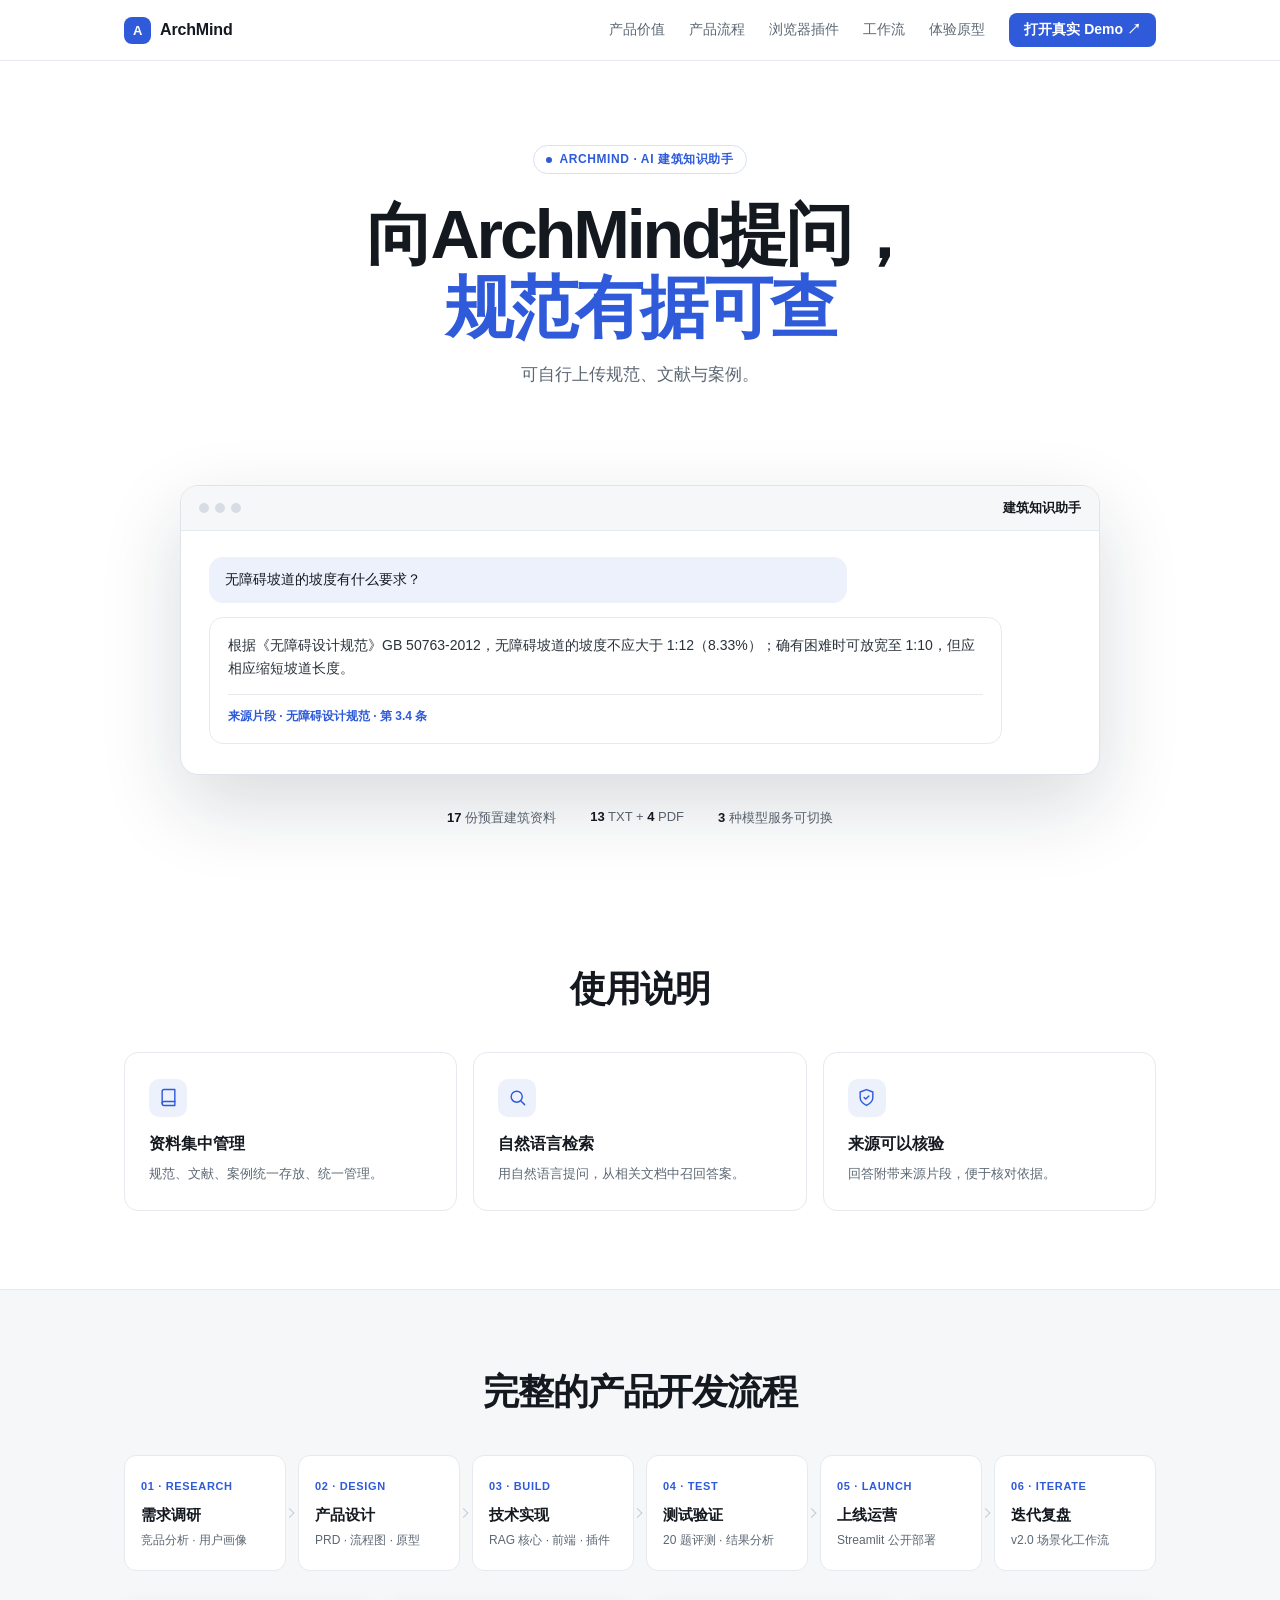
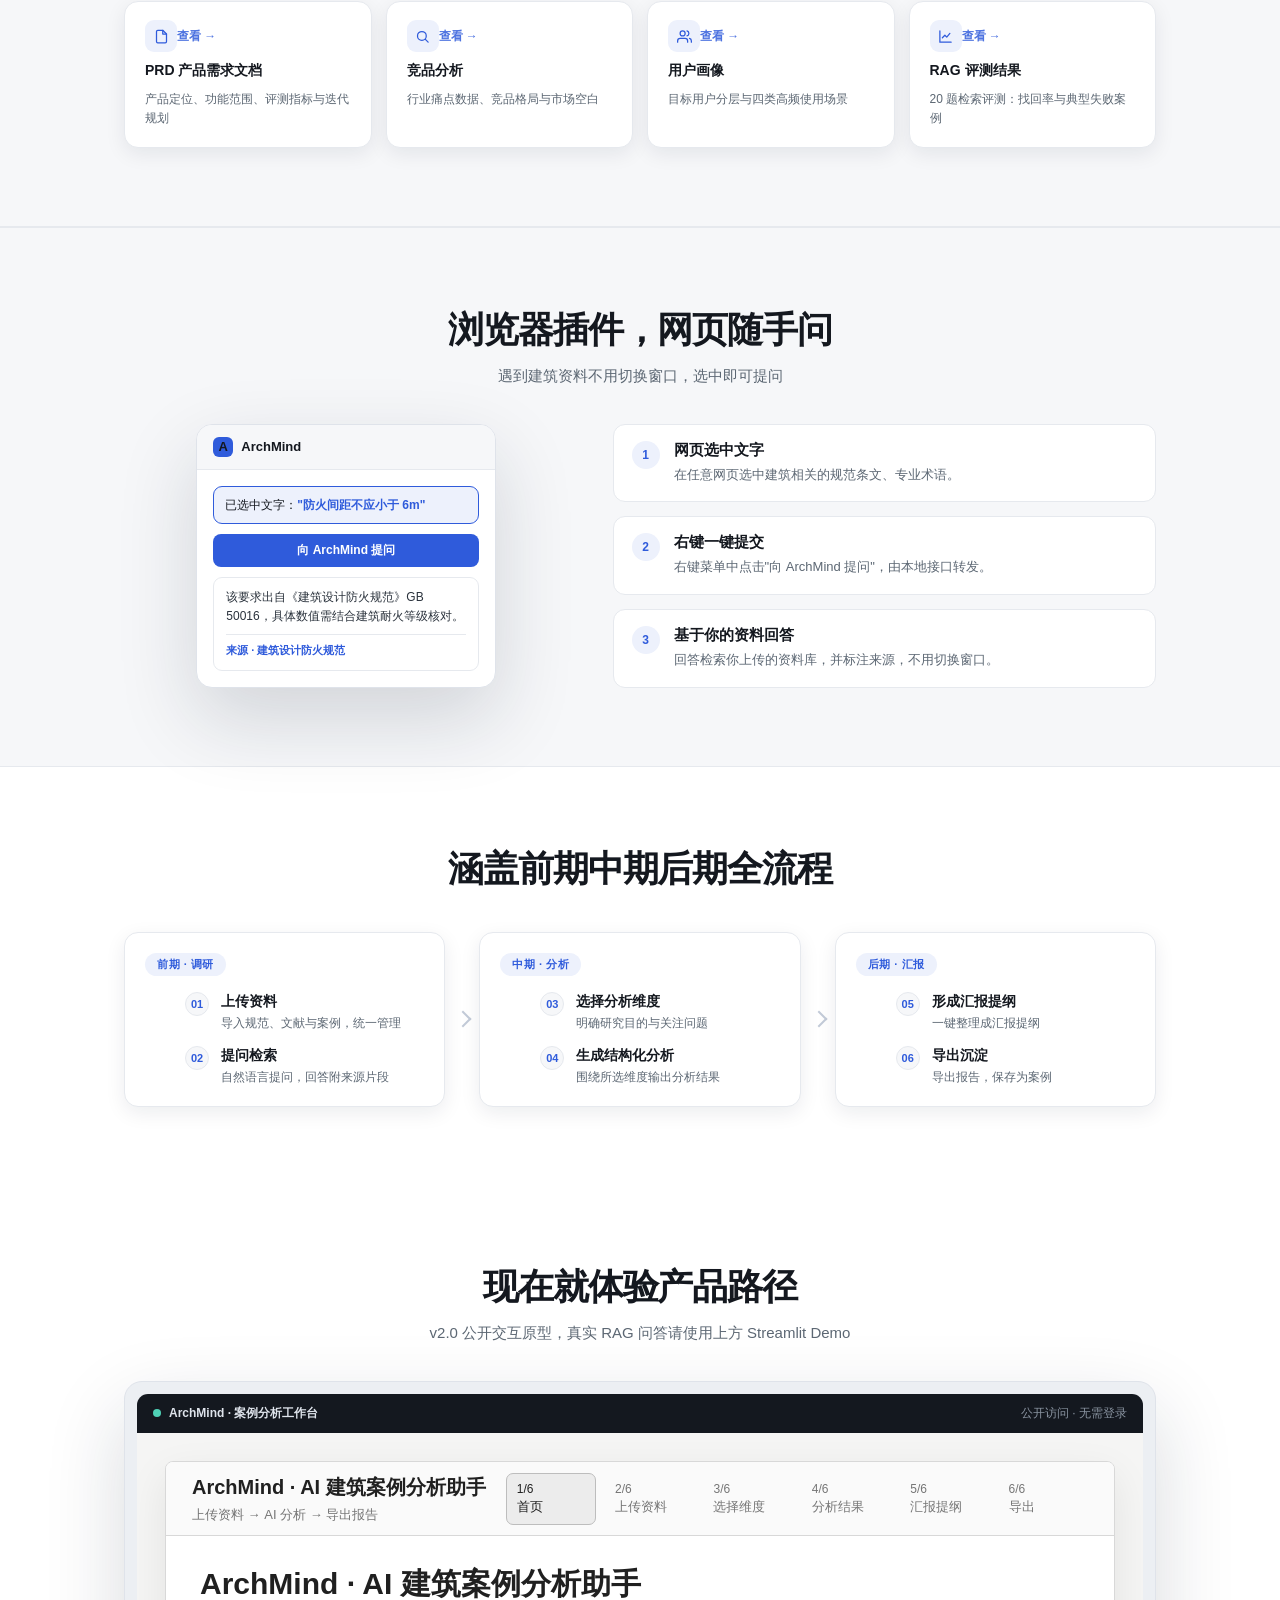
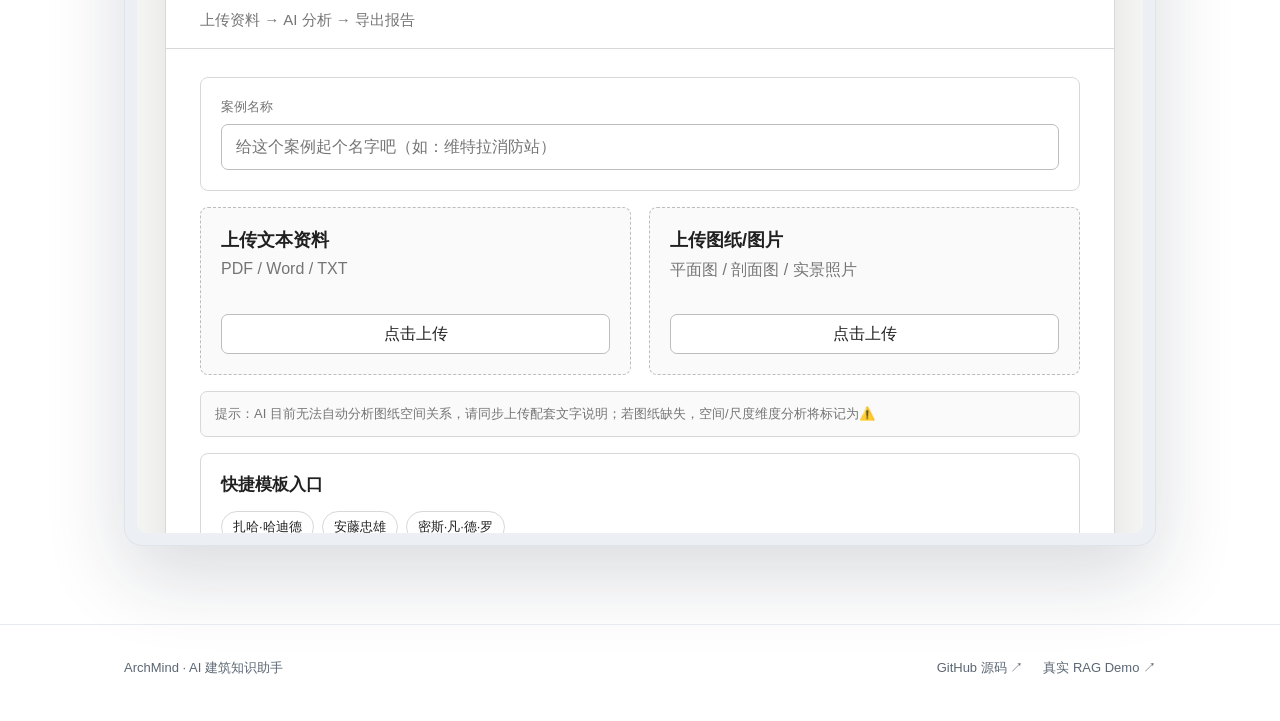
<file: index.html>
<!doctype html>
<html lang="zh-CN">
<head>
  <meta charset="utf-8">
  <meta name="viewport" content="width=device-width, initial-scale=1">
  <meta name="description" content="ArchMind AI 建筑知识助手：面向建筑规范、文献和案例资料的检索与分析工作流。">
  <title>ArchMind · AI 建筑知识助手</title>
  <style>
    :root {
      --ink: #14181f;
      --muted: #5c6773;
      --faint: #8a94a1;
      --line: #e6e9ee;
      --bg: #ffffff;
      --bg-soft: #f6f7f9;
      --blue: #2f5bdb;
      --blue-deep: #2447ad;
      --blue-soft: #edf1fc;
      --shadow-lg: 0 30px 80px rgba(18, 28, 48, .16);
      --shadow-sm: 0 6px 20px rgba(18, 28, 48, .08);
    }
    * { box-sizing: border-box; margin: 0; }
    html { scroll-behavior: smooth; }
    body {
      color: var(--ink);
      background: var(--bg);
      font-family: -apple-system, BlinkMacSystemFont, "SF Pro Display", "PingFang SC", "Microsoft YaHei", sans-serif;
      -webkit-font-smoothing: antialiased;
    }
    a { color: inherit; text-decoration: none; }
    .wrap { max-width: 1080px; margin: 0 auto; padding: 0 24px; }

    /* ===== 导航 ===== */
    .nav {
      position: sticky; top: 0; z-index: 30;
      background: rgba(255, 255, 255, .86);
      border-bottom: 1px solid var(--line);
      backdrop-filter: blur(14px);
    }
    .nav-inner { height: 60px; display: flex; align-items: center; justify-content: space-between; gap: 20px; }
    .logo { display: flex; align-items: center; gap: 9px; font-weight: 800; letter-spacing: -.01em; }
    .logo-mark {
      width: 27px; height: 27px; display: grid; place-items: center;
      border-radius: 8px; background: var(--blue); color: #fff; font-size: 13px; font-weight: 800;
    }
    .nav-links { display: flex; align-items: center; gap: 24px; color: var(--muted); font-size: 14px; font-weight: 500; }
    .nav-links a:hover { color: var(--ink); }
    .nav-cta { padding: 8px 15px; border-radius: 8px; color: #fff; background: var(--blue); font-weight: 650; }
    .nav-cta:hover { background: var(--blue-deep); }

    /* ===== Hero ===== */
    .hero { padding: 84px 0 60px; text-align: center; }
    .eyebrow {
      display: inline-flex; align-items: center; gap: 7px;
      padding: 5px 12px; border: 1px solid #d7e0f6; border-radius: 999px;
      color: var(--blue); font-size: 12px; font-weight: 650; letter-spacing: .05em;
    }
    .eyebrow i { width: 6px; height: 6px; border-radius: 50%; background: var(--blue); }
    h1 {
      margin: 24px auto 16px; max-width: 760px;
      font-size: clamp(42px, 6vw, 68px); line-height: 1.08; letter-spacing: -.045em;
      color: var(--ink); font-weight: 800;
    }
    h1 span { color: var(--blue); }
    .hero-sub { max-width: 520px; margin: 0 auto; color: var(--muted); font-size: 17px; line-height: 1.65; }
    .hero-actions { display: flex; justify-content: center; gap: 12px; margin-top: 32px; }
    .button {
      display: inline-flex; align-items: center; justify-content: center;
      min-height: 46px; padding: 0 22px; border-radius: 10px;
      font-size: 14px; font-weight: 700; transition: transform .16s, box-shadow .16s, background .16s;
    }
    .button:hover { transform: translateY(-1px); }
    .button.primary { color: #fff; background: var(--blue); box-shadow: 0 10px 24px rgba(47, 91, 219, .22); }
    .button.primary:hover { background: var(--blue-deep); }
    .button.ghost { color: var(--ink); border: 1px solid var(--line); background: var(--bg); }
    .button.ghost:hover { background: var(--bg-soft); }

    /* ===== 产品工作台示意 ===== */
    .app-showcase { position: relative; margin: 64px auto 0; max-width: 920px; text-align: left; }
    .app-window {
      border: 1px solid #dfe3ea; border-radius: 18px; background: var(--bg);
      box-shadow: var(--shadow-lg); overflow: hidden;
    }
    .app-bar {
      display: flex; align-items: center; justify-content: space-between;
      padding: 13px 18px; border-bottom: 1px solid var(--line); background: var(--bg-soft);
    }
    .dots { display: flex; gap: 6px; }
    .dots i { width: 10px; height: 10px; border-radius: 50%; background: #d8dde5; }
    .app-title { color: var(--ink); font-size: 13px; font-weight: 650; }
    .model-tag { padding: 4px 10px; border-radius: 999px; color: var(--blue); background: var(--blue-soft); font-size: 12px; font-weight: 650; }
    .app-body { padding: 26px 28px 30px; display: grid; gap: 14px; }
    .chat-q { max-width: 74%; padding: 12px 16px; border-radius: 14px; background: var(--blue-soft); color: var(--ink); font-size: 14px; line-height: 1.55; }
    .chat-a { max-width: 92%; padding: 16px 18px; border: 1px solid var(--line); border-radius: 14px; background: var(--bg); font-size: 14px; line-height: 1.7; color: #2a323c; }
    .chat-a .src {
      margin-top: 13px; padding-top: 11px; border-top: 1px solid var(--line);
      color: var(--blue); font-size: 12px; font-weight: 650;
    }
    .hero-stats {
      display: flex; justify-content: center; gap: 34px; margin-top: 34px;
      color: var(--muted); font-size: 13px;
    }
    .hero-stats b { color: var(--ink); font-weight: 750; }

    /* ===== 区块通用 ===== */
    .section { padding: 78px 0; }
    .section-head { margin-bottom: 38px; text-align: center; }
    .section-head h2 { font-size: clamp(26px, 3.2vw, 36px); letter-spacing: -.03em; color: var(--ink); font-weight: 800; }
    .section-head p { margin-top: 12px; color: var(--muted); font-size: 15px; }

    /* ===== 价值三卡 ===== */
    .value-grid { display: grid; grid-template-columns: repeat(3, 1fr); gap: 16px; }
    .value-card { padding: 26px 24px; border: 1px solid var(--line); border-radius: 14px; background: var(--bg); transition: box-shadow .18s, transform .18s; }
    .value-card:hover { box-shadow: var(--shadow-sm); transform: translateY(-2px); }
    .value-icon { width: 38px; height: 38px; display: grid; place-items: center; border-radius: 10px; background: var(--blue-soft); color: var(--blue); }
    .value-card h3 { margin-top: 17px; font-size: 16px; color: var(--ink); }
    .value-card p { margin-top: 8px; color: var(--muted); font-size: 13px; line-height: 1.65; }

    /* ===== 产品流程 ===== */
    .process-grid { display: grid; grid-template-columns: repeat(6, 1fr); gap: 12px; }
    .pstep { padding: 20px 16px; border: 1px solid var(--line); border-radius: 12px; background: var(--bg); position: relative; }
    .pstep::after {
      content: ""; position: absolute; right: -8px; top: 50%; transform: translateY(-50%);
      width: 6px; height: 6px; border-top: 1.5px solid #c3cbd8; border-right: 1.5px solid #c3cbd8; transform: translateY(-50%) rotate(45deg);
    }
    .pstep:last-child::after { display: none; }
    .pstep-num { color: var(--blue); font-size: 11px; font-weight: 800; letter-spacing: .06em; }
    .pstep h3 { margin-top: 12px; font-size: 15px; color: var(--ink); }
    .pstep p { margin-top: 6px; color: var(--muted); font-size: 12px; line-height: 1.6; }
    .doc-links { display: flex; justify-content: center; flex-wrap: wrap; gap: 10px; margin-top: 30px; }
    .doc-link {
      display: inline-flex; align-items: center; gap: 6px;
      padding: 8px 14px; border: 1px solid var(--line); border-radius: 999px;
      color: var(--ink); background: var(--bg); font-size: 13px; font-weight: 600;
      transition: border-color .16s, color .16s, transform .16s;
    }
    .doc-link:hover { border-color: var(--blue); color: var(--blue); transform: translateY(-1px); }
    .doc-link svg { color: var(--blue); }

    /* ===== 浏览器插件 ===== */
    .ext-grid { display: grid; grid-template-columns: .9fr 1.1fr; gap: 44px; align-items: center; }
    .ext-popup {
      width: 300px; margin: 0 auto; border: 1px solid #dfe3ea; border-radius: 16px;
      background: var(--bg); box-shadow: var(--shadow-lg); overflow: hidden;
    }
    .ext-head { padding: 12px 16px; border-bottom: 1px solid var(--line); display: flex; align-items: center; gap: 8px; background: var(--bg-soft); }
    .ext-logo { width: 20px; height: 20px; display: grid; place-items: center; border-radius: 6px; background: var(--blue); color: #fff; font-size: 10px; font-weight: 800; }
    .ext-head span { font-size: 13px; font-weight: 700; color: var(--ink); }
    .ext-body { padding: 16px; display: grid; gap: 10px; }
    .ext-selected { padding: 9px 11px; border: 1px solid var(--blue); border-radius: 9px; background: var(--blue-soft); color: var(--ink); font-size: 12px; line-height: 1.5; }
    .ext-selected b { color: var(--blue); }
    .ext-ask { display: flex; gap: 8px; }
    .ext-ask .btn { flex: 1; padding: 8px 0; border: 0; border-radius: 8px; color: #fff; background: var(--blue); font-size: 12px; font-weight: 700; text-align: center; }
    .ext-answer { padding: 10px 12px; border: 1px solid var(--line); border-radius: 9px; font-size: 12px; line-height: 1.6; color: #2a323c; }
    .ext-answer .src { margin-top: 8px; padding-top: 7px; border-top: 1px solid var(--line); color: var(--blue); font-size: 11px; font-weight: 650; }
    .ext-steps { display: grid; gap: 14px; }
    .ext-step { display: flex; gap: 14px; align-items: flex-start; padding: 16px 18px; border: 1px solid var(--line); border-radius: 12px; background: var(--bg); }
    .ext-step-num {
      flex: none; width: 28px; height: 28px; display: grid; place-items: center;
      border-radius: 50%; background: var(--blue-soft); color: var(--blue); font-size: 12px; font-weight: 800;
    }
    .ext-step h3 { font-size: 15px; color: var(--ink); }
    .ext-step p { margin-top: 5px; color: var(--muted); font-size: 13px; line-height: 1.6; }

    /* ===== 全流程三阶段 ===== */
    .flow { display: grid; grid-template-columns: repeat(3, 1fr); gap: 34px; position: relative; }
    .flow-stage { border: 1px solid var(--line); border-radius: 14px; background: var(--bg); padding: 20px; position: relative; box-shadow: var(--shadow-sm); }
    .flow-stage::after {
      content: ""; position: absolute; right: -25px; top: 50%;
      width: 10px; height: 10px; border-top: 2px solid #c3cbd8; border-right: 2px solid #c3cbd8; transform: translateY(-50%) rotate(45deg);
    }
    .flow-stage:last-child::after { display: none; }
    .flow-tag {
      display: inline-block; padding: 4px 12px; border-radius: 999px;
      background: var(--blue-soft); color: var(--blue); font-size: 11px; font-weight: 800; letter-spacing: .05em;
    }
    .flow-steps { list-style: none; margin-top: 16px; display: grid; gap: 14px; }
    .flow-steps li { display: flex; gap: 12px; align-items: flex-start; }
    .flow-num {
      flex: none; width: 24px; height: 24px; border-radius: 50%;
      background: var(--bg-soft); border: 1px solid var(--line); color: var(--blue);
      font-size: 11px; font-weight: 800; display: grid; place-items: center;
    }
    .flow-steps b { font-size: 14px; color: var(--ink); }
    .flow-steps p { font-size: 12px; color: var(--muted); margin-top: 3px; line-height: 1.5; }

    /* ===== 文档卡片 ===== */
    .doc-cards { display: grid; grid-template-columns: repeat(4, 1fr); gap: 14px; margin-top: 30px; }
    .doc-card {
      text-align: left; padding: 18px 20px; border: 1px solid var(--line); border-radius: 14px;
      background: var(--bg); cursor: pointer; display: flex; flex-direction: column; gap: 10px;
      transition: border-color .16s, transform .16s, box-shadow .16s; box-shadow: var(--shadow-sm);
    }
    .doc-card:hover { border-color: var(--blue); transform: translateY(-2px); box-shadow: var(--shadow-lg); }
    .dc-top { display: flex; align-items: center; justify-content: space-between; }
    .dc-ic { width: 32px; height: 32px; border-radius: 9px; background: var(--blue-soft); color: var(--blue); display: grid; place-items: center; }
    .dc-more { font-size: 12px; font-weight: 700; color: var(--blue); opacity: .85; }
    .doc-card h3 { font-size: 14px; color: var(--ink); }
    .doc-card p { font-size: 12px; color: var(--muted); line-height: 1.6; flex: 1; }

    /* ===== 文档弹层 ===== */
    .modal-overlay {
      position: fixed; inset: 0; z-index: 200; display: grid; place-items: center; padding: 20px;
      background: rgba(20, 24, 31, .45); opacity: 0; pointer-events: none; transition: opacity .18s;
    }
    .modal-overlay.open { opacity: 1; pointer-events: auto; }
    .modal {
      width: min(560px, 100%); max-height: 82vh; overflow: auto;
      background: var(--bg); border-radius: 16px; padding: 26px 28px; box-shadow: var(--shadow-lg);
      transform: translateY(10px); transition: transform .18s;
    }
    .modal-overlay.open .modal { transform: translateY(0); }
    .modal-head { display: flex; justify-content: space-between; align-items: flex-start; gap: 16px; }
    .modal-head h3 { font-size: 19px; color: var(--ink); }
    .modal-close {
      flex: none; width: 30px; height: 30px; border-radius: 8px; border: 1px solid var(--line);
      background: var(--bg-soft); color: var(--muted); font-size: 15px; cursor: pointer;
      display: grid; place-items: center;
    }
    .modal-close:hover { color: var(--ink); border-color: var(--faint); }
    .modal-sub { margin-top: 6px; font-size: 13px; color: var(--muted); }
    .modal-body { margin-top: 18px; display: grid; gap: 11px; }
    .mb-item { padding: 12px 14px; border: 1px solid var(--line); border-radius: 10px; background: var(--bg-soft); }
    .mb-item b { display: block; font-size: 13px; color: var(--ink); margin-bottom: 3px; }
    .mb-item p { font-size: 12.5px; color: var(--muted); line-height: 1.65; }
    .modal-foot { margin-top: 18px; padding-top: 14px; border-top: 1px solid var(--line); font-size: 12px; color: var(--faint); }

    /* ===== 原型区 ===== */
    .demo-shell { padding: 12px; border: 1px solid #dfe3ea; border-radius: 18px; background: #eceff3; box-shadow: var(--shadow-lg); }
    .demo-toolbar {
      display: flex; align-items: center; justify-content: space-between;
      padding: 11px 16px; border-radius: 11px 11px 0 0; background: var(--ink);
      color: #dfe4ec; font-size: 12px;
    }
    .demo-toolbar .t-title { display: flex; align-items: center; gap: 8px; font-weight: 650; }
    .demo-dot { width: 8px; height: 8px; border-radius: 50%; background: #4fd1b6; }
    .demo-toolbar .t-tag { color: #8a94a1; }
    iframe { display: block; width: 100%; height: 700px; border: 0; border-radius: 0 0 11px 11px; background: #fff; }

    /* ===== 页脚 ===== */
    .footer { padding: 34px 0 44px; border-top: 1px solid var(--line); color: var(--muted); font-size: 13px; }
    .footer-inner { display: flex; justify-content: space-between; gap: 16px; align-items: center; }
    .footer-links { display: flex; gap: 20px; }
    .footer-links a:hover { color: var(--blue); }

    /* ===== 响应式 ===== */
    @media (max-width: 860px) {
      .nav-links a:not(.nav-cta) { display: none; }
      .hero { padding: 64px 0 48px; }
      .value-grid { grid-template-columns: 1fr; }
      .process-grid { grid-template-columns: repeat(3, 1fr); }
      .doc-cards { grid-template-columns: repeat(2, 1fr); }
      .pstep::after { display: none; }
      .ext-grid { grid-template-columns: 1fr; gap: 26px; }
      .flow { grid-template-columns: 1fr 1fr; }
      .flow-stage::after { display: none; }
      iframe { height: 600px; }
    }
    @media (max-width: 540px) {
      .wrap { padding: 0 18px; }
      h1 { font-size: 28px; }
      .hero-stats { flex-wrap: wrap; gap: 14px 24px; }
      .app-body { padding: 18px; }
      .chat-q, .chat-a { max-width: 100%; }
      .process-grid { grid-template-columns: 1fr 1fr; }
      .doc-cards { grid-template-columns: 1fr; }
      .flow { grid-template-columns: 1fr; }
      .footer-inner { flex-direction: column; gap: 12px; }
      iframe { height: 560px; }
    }
  </style>
</head>
<body>

  <nav class="nav">
    <div class="wrap nav-inner">
      <a class="logo" href="#top"><span class="logo-mark">A</span>ArchMind</a>
      <div class="nav-links">
        <a href="#value">产品价值</a>
        <a href="#process">产品流程</a>
        <a href="#extension">浏览器插件</a>
        <a href="#workflow">工作流</a>
        <a href="#demo">体验原型</a>
        <a class="nav-cta" href="https://architecture-knowledge-assistan-sevbyy7z3nkrurt6twqma9.streamlit.app/" target="_blank" rel="noreferrer">打开真实 Demo ↗</a>
      </div>
    </div>
  </nav>

  <header class="hero" id="top">
    <div class="wrap">
      <span class="eyebrow"><i></i>ARCHMIND · AI 建筑知识助手</span>
      <h1>向ArchMind提问，<br><span>规范有据可查</span></h1>
      <p class="hero-sub">可自行上传规范、文献与案例。</p>
      <div class="hero-actions">
      </div>
      <div class="app-showcase">
        <div class="app-window">
          <div class="app-bar">
            <span class="dots"><i></i><i></i><i></i></span>
            <span class="app-title">建筑知识助手</span>
          </div>
          <div class="app-body">
            <div class="chat-q">无障碍坡道的坡度有什么要求？</div>
            <div class="chat-a">根据《无障碍设计规范》GB 50763-2012，无障碍坡道的坡度不应大于 1:12（8.33%）；确有困难时可放宽至 1:10，但应相应缩短坡道长度。
              <div class="src">来源片段 · 无障碍设计规范 · 第 3.4 条</div>
            </div>
          </div>
        </div>
      </div>
      <div class="hero-stats">
        <span><b>17</b> 份预置建筑资料</span>
        <span><b>13</b> TXT + <b>4</b> PDF</span>
        <span><b>3</b> 种模型服务可切换</span>
      </div>
    </div>
  </header>

  <main>
    <section class="section" id="value">
      <div class="wrap">
        <div class="section-head">
          <h2>使用说明</h2>
        </div>
        <div class="value-grid">
          <article class="value-card">
            <div class="value-icon">
              <svg viewBox="0 0 24 24" width="19" height="19" fill="none" stroke="currentColor" stroke-width="1.8" stroke-linecap="round" stroke-linejoin="round"><path d="M4 19.5A2.5 2.5 0 0 1 6.5 17H20"/><path d="M6.5 2H20v20H6.5A2.5 2.5 0 0 1 4 19.5v-15A2.5 2.5 0 0 1 6.5 2z"/></svg>
            </div>
            <h3>资料集中管理</h3>
            <p>规范、文献、案例统一存放、统一管理。</p>
          </article>
          <article class="value-card">
            <div class="value-icon">
              <svg viewBox="0 0 24 24" width="19" height="19" fill="none" stroke="currentColor" stroke-width="1.8" stroke-linecap="round" stroke-linejoin="round"><circle cx="11" cy="11" r="7"/><path d="M21 21l-4.35-4.35"/></svg>
            </div>
            <h3>自然语言检索</h3>
            <p>用自然语言提问，从相关文档中召回答案。</p>
          </article>
          <article class="value-card">
            <div class="value-icon">
              <svg viewBox="0 0 24 24" width="19" height="19" fill="none" stroke="currentColor" stroke-width="1.8" stroke-linecap="round" stroke-linejoin="round"><path d="M12 22s8-4 8-10V5l-8-3-8 3v7c0 6 8 10 8 10z"/><path d="M9 12l2 2 4-4"/></svg>
            </div>
            <h3>来源可以核验</h3>
            <p>回答附带来源片段，便于核对依据。</p>
          </article>
        </div>
      </div>
    </section>

    <section class="section" id="process" style="background: var(--bg-soft); border-top: 1px solid var(--line); border-bottom: 1px solid var(--line);">
      <div class="wrap">
        <div class="section-head">
          <h2>完整的产品开发流程</h2>
        </div>
        <div class="process-grid">
          <article class="pstep">
            <span class="pstep-num">01 · RESEARCH</span>
            <h3>需求调研</h3>
            <p>竞品分析 · 用户画像</p>
          </article>
          <article class="pstep">
            <span class="pstep-num">02 · DESIGN</span>
            <h3>产品设计</h3>
            <p>PRD · 流程图 · 原型</p>
          </article>
          <article class="pstep">
            <span class="pstep-num">03 · BUILD</span>
            <h3>技术实现</h3>
            <p>RAG 核心 · 前端 · 插件</p>
          </article>
          <article class="pstep">
            <span class="pstep-num">04 · TEST</span>
            <h3>测试验证</h3>
            <p>20 题评测 · 结果分析</p>
          </article>
          <article class="pstep">
            <span class="pstep-num">05 · LAUNCH</span>
            <h3>上线运营</h3>
            <p>Streamlit 公开部署</p>
          </article>
          <article class="pstep">
            <span class="pstep-num">06 · ITERATE</span>
            <h3>迭代复盘</h3>
            <p>v2.0 场景化工作流</p>
          </article>
        </div>
        <div class="doc-cards">
          <button class="doc-card" data-doc="prd">
            <div class="dc-top"><span class="dc-ic"><svg viewBox="0 0 24 24" width="15" height="15" fill="none" stroke="currentColor" stroke-width="2" stroke-linecap="round" stroke-linejoin="round"><path d="M14 2H6a2 2 0 0 0-2 2v16a2 2 0 0 0 2 2h12a2 2 0 0 0 2-2V8z"/><path d="M14 2v6h6"/></svg></span><span class="dc-more">查看 →</span></div>
            <h3>PRD 产品需求文档</h3>
            <p>产品定位、功能范围、评测指标与迭代规划</p>
          </button>
          <button class="doc-card" data-doc="competitor">
            <div class="dc-top"><span class="dc-ic"><svg viewBox="0 0 24 24" width="15" height="15" fill="none" stroke="currentColor" stroke-width="2" stroke-linecap="round" stroke-linejoin="round"><circle cx="11" cy="11" r="7"/><path d="M21 21l-4.35-4.35"/></svg></span><span class="dc-more">查看 →</span></div>
            <h3>竞品分析</h3>
            <p>行业痛点数据、竞品格局与市场空白</p>
          </button>
          <button class="doc-card" data-doc="persona">
            <div class="dc-top"><span class="dc-ic"><svg viewBox="0 0 24 24" width="15" height="15" fill="none" stroke="currentColor" stroke-width="2" stroke-linecap="round" stroke-linejoin="round"><path d="M17 21v-2a4 4 0 0 0-4-4H5a4 4 0 0 0-4 4v2"/><circle cx="9" cy="7" r="4"/><path d="M23 21v-2a4 4 0 0 0-3-3.87"/><path d="M16 3.13a4 4 0 0 1 0 7.75"/></svg></span><span class="dc-more">查看 →</span></div>
            <h3>用户画像</h3>
            <p>目标用户分层与四类高频使用场景</p>
          </button>
          <button class="doc-card" data-doc="eval">
            <div class="dc-top"><span class="dc-ic"><svg viewBox="0 0 24 24" width="15" height="15" fill="none" stroke="currentColor" stroke-width="2" stroke-linecap="round" stroke-linejoin="round"><path d="M3 3v18h18"/><path d="M7 14l4-4 3 3 5-6"/></svg></span><span class="dc-more">查看 →</span></div>
            <h3>RAG 评测结果</h3>
            <p>20 题检索评测：找回率与典型失败案例</p>
          </button>
        </div>
      </div>
    </section>

    <section class="section" id="extension" style="background: var(--bg-soft); border-top: 1px solid var(--line); border-bottom: 1px solid var(--line);">
      <div class="wrap">
        <div class="section-head">
          <h2>浏览器插件，网页随手问</h2>
          <p>遇到建筑资料不用切换窗口，选中即可提问</p>
        </div>
        <div class="ext-grid">
          <div class="ext-popup" aria-label="浏览器插件界面示意">
            <div class="ext-head"><span class="ext-logo">A</span><span>ArchMind</span></div>
            <div class="ext-body">
              <div class="ext-selected">已选中文字：<b>"防火间距不应小于 6m"</b></div>
              <div class="ext-ask"><span class="btn">向 ArchMind 提问</span></div>
              <div class="ext-answer">该要求出自《建筑设计防火规范》GB 50016，具体数值需结合建筑耐火等级核对。
                <div class="src">来源 · 建筑设计防火规范</div>
              </div>
            </div>
          </div>
          <div class="ext-steps">
            <article class="ext-step">
              <span class="ext-step-num">1</span>
              <div><h3>网页选中文字</h3><p>在任意网页选中建筑相关的规范条文、专业术语。</p></div>
            </article>
            <article class="ext-step">
              <span class="ext-step-num">2</span>
              <div><h3>右键一键提交</h3><p>右键菜单中点击"向 ArchMind 提问"，由本地接口转发。</p></div>
            </article>
            <article class="ext-step">
              <span class="ext-step-num">3</span>
              <div><h3>基于你的资料回答</h3><p>回答检索你上传的资料库，并标注来源，不用切换窗口。</p></div>
            </article>
          </div>
        </div>
      </div>
    </section>

    <section class="section" id="workflow">
      <div class="wrap">
        <div class="section-head">
          <h2>涵盖前期中期后期全流程</h2>
        </div>
        <div class="flow">
          <div class="flow-stage">
            <span class="flow-tag">前期 · 调研</span>
            <ul class="flow-steps">
              <li><span class="flow-num">01</span><div><b>上传资料</b><p>导入规范、文献与案例，统一管理</p></div></li>
              <li><span class="flow-num">02</span><div><b>提问检索</b><p>自然语言提问，回答附来源片段</p></div></li>
            </ul>
          </div>
          <div class="flow-stage">
            <span class="flow-tag">中期 · 分析</span>
            <ul class="flow-steps">
              <li><span class="flow-num">03</span><div><b>选择分析维度</b><p>明确研究目的与关注问题</p></div></li>
              <li><span class="flow-num">04</span><div><b>生成结构化分析</b><p>围绕所选维度输出分析结果</p></div></li>
            </ul>
          </div>
          <div class="flow-stage">
            <span class="flow-tag">后期 · 汇报</span>
            <ul class="flow-steps">
              <li><span class="flow-num">05</span><div><b>形成汇报提纲</b><p>一键整理成汇报提纲</p></div></li>
              <li><span class="flow-num">06</span><div><b>导出沉淀</b><p>导出报告，保存为案例</p></div></li>
            </ul>
          </div>
        </div>
      </div>
    </section>

    <section class="section" id="demo">
      <div class="wrap">
        <div class="section-head">
          <h2>现在就体验产品路径</h2>
          <p>v2.0 公开交互原型，真实 RAG 问答请使用上方 Streamlit Demo</p>
        </div>
        <div class="demo-shell">
          <div class="demo-toolbar">
            <span class="t-title"><i class="demo-dot"></i>ArchMind · 案例分析工作台</span>
            <span class="t-tag">公开访问 · 无需登录</span>
          </div>
          <iframe title="ArchMind AI 建筑知识助手产品原型" src="ArchMind_Axure_6页产品原型.html" loading="lazy"></iframe>
        </div>
      </div>
    </section>
  </main>

  <footer class="footer">
    <div class="wrap footer-inner">
      <span>ArchMind · AI 建筑知识助手</span>
      <div class="footer-links">
        <a href="https://github.com/58wpg9fr7d-code/architecture-knowledge-assistant" target="_blank" rel="noreferrer">GitHub 源码 ↗</a>
        <a href="https://architecture-knowledge-assistan-sevbyy7z3nkrurt6twqma9.streamlit.app/" target="_blank" rel="noreferrer">真实 RAG Demo ↗</a>
      </div>
    </div>
  </footer>

  <div class="modal-overlay" id="modalOverlay" role="dialog" aria-modal="true" aria-labelledby="modalTitle">
    <div class="modal">
      <div class="modal-head">
        <div>
          <h3 id="modalTitle"></h3>
          <p class="modal-sub" id="modalSub"></p>
        </div>
        <button class="modal-close" id="modalClose" aria-label="关闭">✕</button>
      </div>
      <div class="modal-body" id="modalBody"></div>
      <div class="modal-foot" id="modalFoot"></div>
    </div>
  </div>

  <script>
    const DOCS = {
      prd: {
        title: "PRD 产品需求文档",
        sub: "ArchMind · AI 建筑知识助手",
        foot: "完整文档：02-产品设计/PRD.docx",
        items: [
          { t: "产品定位", d: "面向建筑从业者的私有资料问答与分析工具：上传自己的规范、文献与案例，用自然语言提问，回答附来源、可核验。" },
          { t: "v1.0 已实现", d: "多格式上传、向量检索问答、来源片段展示、多模型切换（Groq / Gemini / Ollama）、浏览器插件。" },
          { t: "v2.0 规划", d: "同一份资料按四种场景模板化输出：课程汇报、论文分析、作品集图注、设计策略。" },
          { t: "评测指标", d: "20 题检索找回率：Top-1 93.3%，Top-4 100%。" },
          { t: "迭代规划", d: "M0 上线 v1.0 → 逐步补齐场景化工作流、汇报提纲生成、插件体验优化。" }
        ]
      },
      competitor: {
        title: "竞品分析",
        sub: "行业痛点 · 竞品格局 · 市场空白",
        foot: "完整文档：01-需求调研/竞品分析.docx",
        items: [
          { t: "行业痛点", d: "查一条规范平均 8.6 分钟、约占出图周期 15%；一次规范核查耗时 2.5 小时。通用搜索找不准、易误读条文。" },
          { t: "竞品格局", d: "品茗晓筑（内置 1 万+ 国标）、广联达睿答、PKPM 构力AI——ToB 大而全；通用搜索与通用 AI——不基于私有资料、不溯源。" },
          { t: "市场空白", d: "面向个人设计师/学生的轻量工具：私有资料 + 溯源问答 + 场景化分析，现有竞品均未覆盖。" }
        ]
      },
      persona: {
        title: "用户画像与使用场景",
        sub: "P0 → P2 分层 · 四类高频场景",
        foot: "完整文档：01-需求调研/用户画像与使用场景.docx",
        items: [
          { t: "P0 · 建筑研究生", d: "课程汇报与论文写作，需要快速梳理规范条文、组织论据。" },
          { t: "P1 · 设计师助理", d: "方案设计期高频核查规范，写图注、做分析说明。" },
          { t: "P2 · 从业者", d: "项目复盘与案例沉淀，把零散资料整理成可复用结论。" },
          { t: "高频场景", d: "规范条文核查、论文资料梳理、作品集图注、设计策略分析——四类场景共用一条工作流。" }
        ]
      },
      eval: {
        title: "RAG 评测结果（v1）",
        sub: "20 题检索找回率评测",
        foot: "完整文档：04-测试验证/outputs/ArchMind_RAG_评测结果_v1.docx",
        items: [
          { t: "Top-1 找回率 93.3%", d: "20 题中 18 题第一名命中正确答案所在片段。" },
          { t: "Top-4 找回率 100%", d: "前 4 名召回全部覆盖正确答案，答案生成有足够依据。" },
          { t: "典型失败案例", d: "Badcase X04：跨段落综合理解题受相近术语干扰，检索召回相关但非目标片段。" },
          { t: "改进方向", d: "对跨段引用型问题做术语消歧与段落关联增强。" }
        ]
      }
    };

    const overlay = document.getElementById("modalOverlay");
    const closeBtn = document.getElementById("modalClose");

    function openDoc(key) {
      const d = DOCS[key];
      if (!d) return;
      document.getElementById("modalTitle").textContent = d.title;
      document.getElementById("modalSub").textContent = d.sub;
      document.getElementById("modalBody").innerHTML = d.items
        .map(function (it) { return '<div class="mb-item"><b>' + it.t + '</b><p>' + it.d + '</p></div>'; })
        .join("");
      document.getElementById("modalFoot").textContent = d.foot;
      overlay.classList.add("open");
      document.body.style.overflow = "hidden";
    }
    function closeModal() {
      overlay.classList.remove("open");
      document.body.style.overflow = "";
    }
    document.querySelectorAll(".doc-card").forEach(function (c) {
      c.addEventListener("click", function () { openDoc(c.dataset.doc); });
    });
    closeBtn.addEventListener("click", closeModal);
    overlay.addEventListener("click", function (e) { if (e.target === e.currentTarget) closeModal(); });
    document.addEventListener("keydown", function (e) { if (e.key === "Escape") closeModal(); });
  </script>

</body>
</html>
</file>
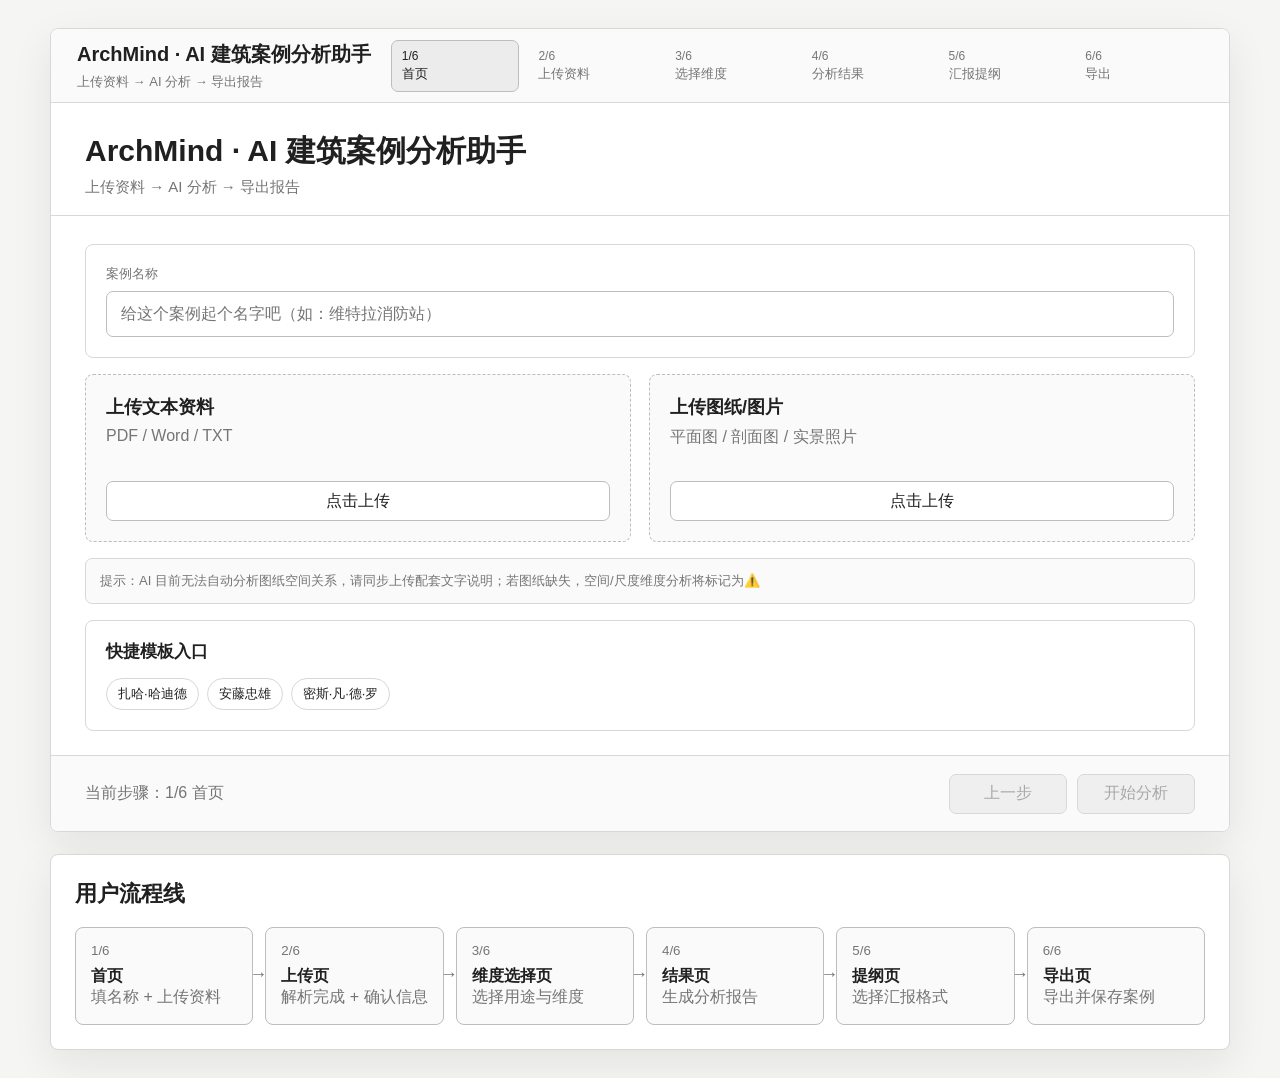
<file: ArchMind_Axure_6页产品原型.html>
<!doctype html>
<html lang="zh-CN">
<head>
  <meta charset="utf-8">
  <meta name="viewport" content="width=device-width, initial-scale=1">
  <title>ArchMind · AI 建筑案例分析助手｜Axure 低保真原型</title>
  <style>
    :root {
      --bg: #f5f5f4;
      --surface: #ffffff;
      --panel: #fafafa;
      --ink: #202020;
      --muted: #757575;
      --subtle: #a8a8a8;
      --line: #d8d8d8;
      --line-dark: #bdbdbd;
      --fill: #efefef;
      --fill-strong: #e4e4e4;
      --active: #1f1f1f;
      --active-soft: #ececec;
      --warning: #f6f1e8;
      --success: #eef3ec;
      --shadow: 0 14px 40px rgba(20, 20, 20, .08);
    }

    * { box-sizing: border-box; }

    html, body {
      margin: 0;
      min-height: 100%;
      background: var(--bg);
      color: var(--ink);
      font-family: -apple-system, BlinkMacSystemFont, "PingFang SC", "Microsoft YaHei", "Helvetica Neue", Arial, sans-serif;
      letter-spacing: 0;
    }

    body {
      padding: 28px;
    }

    button, input, textarea {
      font: inherit;
    }

    .prototype {
      max-width: 1180px;
      margin: 0 auto;
      background: var(--surface);
      border: 1px solid var(--line);
      border-radius: 8px;
      box-shadow: var(--shadow);
      overflow: hidden;
    }

    .topbar {
      height: 74px;
      padding: 0 26px;
      display: flex;
      align-items: center;
      justify-content: space-between;
      gap: 20px;
      border-bottom: 1px solid var(--line);
      background: var(--panel);
    }

    .brand {
      min-width: 260px;
    }

    .brand-title {
      font-size: 20px;
      font-weight: 600;
    }

    .brand-subtitle {
      margin-top: 5px;
      color: var(--muted);
      font-size: 13px;
    }

    .steps {
      flex: 1;
      display: grid;
      grid-template-columns: repeat(6, minmax(90px, 1fr));
      gap: 8px;
      align-items: center;
    }

    .step {
      min-height: 44px;
      padding: 8px 10px;
      border: 1px solid transparent;
      border-radius: 7px;
      color: var(--muted);
      background: transparent;
      text-align: left;
      cursor: pointer;
    }

    .step strong {
      display: block;
      font-size: 12px;
      font-weight: 500;
      color: inherit;
      margin-bottom: 2px;
    }

    .step span {
      display: block;
      font-size: 13px;
      white-space: nowrap;
    }

    .step.active {
      color: var(--ink);
      border-color: var(--line-dark);
      background: var(--active-soft);
    }

    .screen {
      display: none;
      min-height: 690px;
      background: var(--surface);
    }

    .screen.active {
      display: block;
    }

    .screen-header {
      padding: 30px 34px 18px;
      border-bottom: 1px solid var(--line);
    }

    .screen-header h1 {
      margin: 0;
      font-size: 30px;
      line-height: 1.2;
      font-weight: 600;
    }

    .screen-header p {
      margin: 9px 0 0;
      color: var(--muted);
      font-size: 15px;
    }

    .body {
      padding: 28px 34px 24px;
    }

    .grid-2 {
      display: grid;
      grid-template-columns: 1fr 1fr;
      gap: 18px;
    }

    .grid-3 {
      display: grid;
      grid-template-columns: repeat(3, 1fr);
      gap: 14px;
    }

    .grid-4 {
      display: grid;
      grid-template-columns: repeat(4, 1fr);
      gap: 14px;
    }

    .panel, .card {
      border: 1px solid var(--line);
      border-radius: 8px;
      background: var(--surface);
    }

    .panel {
      padding: 20px;
    }

    .card {
      padding: 18px;
    }

    .card.selected, .panel.selected {
      border-color: var(--active);
      background: var(--panel);
    }

    .section-title {
      margin: 0 0 14px;
      font-size: 17px;
      line-height: 1.35;
      font-weight: 600;
    }

    .label {
      display: block;
      margin: 0 0 8px;
      color: var(--muted);
      font-size: 13px;
    }

    .input, .textarea {
      width: 100%;
      border: 1px solid var(--line-dark);
      border-radius: 7px;
      background: var(--surface);
      color: var(--ink);
      outline: none;
    }

    .input {
      height: 46px;
      padding: 0 14px;
    }

    .textarea {
      min-height: 84px;
      padding: 12px 14px;
      resize: none;
    }

    .upload {
      min-height: 168px;
      border: 1px dashed var(--line-dark);
      border-radius: 8px;
      padding: 20px;
      display: flex;
      flex-direction: column;
      justify-content: space-between;
      background: var(--panel);
    }

    .upload strong {
      display: block;
      font-size: 18px;
      font-weight: 600;
      margin-bottom: 8px;
    }

    .hint {
      margin: 16px 0;
      padding: 12px 14px;
      color: var(--muted);
      background: var(--panel);
      border: 1px solid var(--line);
      border-radius: 7px;
      font-size: 13px;
      line-height: 1.55;
    }

    .chips {
      display: flex;
      flex-wrap: wrap;
      gap: 8px;
    }

    .chip {
      min-height: 32px;
      display: inline-flex;
      align-items: center;
      padding: 6px 11px;
      border: 1px solid var(--line);
      border-radius: 999px;
      background: var(--surface);
      color: var(--ink);
      font-size: 13px;
    }

    .chip.active {
      border-color: var(--active);
      background: var(--active);
      color: #fff;
    }

    .file-list {
      display: grid;
      gap: 10px;
    }

    .file-row {
      display: grid;
      grid-template-columns: 1fr auto;
      gap: 14px;
      align-items: center;
      padding: 14px;
      border: 1px solid var(--line);
      border-radius: 7px;
      background: var(--surface);
    }

    .status {
      min-width: 116px;
      text-align: center;
      padding: 6px 10px;
      border-radius: 999px;
      background: var(--fill);
      color: var(--ink);
      font-size: 13px;
    }

    .status.ok { background: var(--success); }
    .status.warn { background: var(--warning); }

    .progress-track {
      height: 12px;
      border-radius: 999px;
      overflow: hidden;
      background: var(--fill);
      border: 1px solid var(--line);
    }

    .progress-fill {
      height: 100%;
      width: 60%;
      background: var(--active);
    }

    .preview-list {
      display: grid;
      gap: 10px;
    }

    .preview-item {
      padding: 13px 14px;
      border: 1px solid var(--line);
      border-radius: 7px;
      display: flex;
      justify-content: space-between;
      gap: 16px;
      background: var(--surface);
    }

    .option-card {
      min-height: 112px;
      padding: 18px;
      border: 1px solid var(--line);
      border-radius: 8px;
      background: var(--surface);
      display: flex;
      flex-direction: column;
      justify-content: space-between;
    }

    .option-card.selected {
      border-color: var(--active);
      background: var(--panel);
    }

    .option-card strong {
      font-size: 18px;
      font-weight: 600;
    }

    .dimension-box {
      margin-top: 20px;
      padding: 18px;
      border: 1px solid var(--line);
      border-radius: 8px;
      background: var(--panel);
    }

    .report-layout {
      display: grid;
      grid-template-columns: 1fr 270px;
      gap: 18px;
      align-items: start;
    }

    .info-grid {
      display: grid;
      grid-template-columns: repeat(5, 1fr);
      gap: 10px;
    }

    .info-cell {
      min-height: 78px;
      padding: 12px;
      border: 1px solid var(--line);
      border-radius: 7px;
      background: var(--panel);
    }

    .info-cell small {
      display: block;
      margin-bottom: 8px;
      color: var(--muted);
      font-size: 12px;
    }

    .info-cell strong {
      display: block;
      font-size: 15px;
      font-weight: 600;
    }

    .summary {
      margin-top: 16px;
      color: var(--ink);
      line-height: 1.75;
    }

    .analysis-grid {
      display: grid;
      grid-template-columns: repeat(2, 1fr);
      gap: 14px;
      margin-top: 16px;
    }

    .analysis-card {
      position: relative;
      min-height: 176px;
      padding: 18px;
      border: 1px solid var(--line);
      border-radius: 8px;
      background: var(--surface);
    }

    .regen {
      position: absolute;
      top: 14px;
      right: 14px;
      height: 28px;
      padding: 0 10px;
      border: 1px solid var(--line);
      border-radius: 6px;
      background: var(--panel);
      color: var(--muted);
      font-size: 12px;
    }

    .source-note {
      margin-top: 16px;
      text-align: right;
      color: var(--muted);
      font-size: 12px;
    }

    .side-box {
      position: sticky;
      top: 18px;
      padding: 18px;
      border: 1px solid var(--line);
      border-radius: 8px;
      background: var(--panel);
    }

    .confidence {
      margin-top: 16px;
      padding: 14px;
      border: 1px solid var(--line);
      border-radius: 7px;
      background: var(--panel);
      color: var(--muted);
      font-size: 13px;
      line-height: 1.6;
    }

    .preview-box {
      min-height: 230px;
      padding: 22px;
      border: 1px solid var(--line);
      border-radius: 8px;
      background: var(--panel);
      line-height: 1.8;
    }

    .export-actions {
      display: grid;
      grid-template-columns: repeat(3, 1fr);
      gap: 14px;
    }

    .export-button {
      min-height: 112px;
      padding: 20px;
      border: 1px solid var(--line);
      border-radius: 8px;
      background: var(--surface);
      text-align: left;
    }

    .export-button strong {
      display: block;
      margin-bottom: 10px;
      font-size: 18px;
      font-weight: 600;
    }

    .footer {
      height: 76px;
      padding: 0 34px;
      display: flex;
      align-items: center;
      justify-content: space-between;
      gap: 16px;
      border-top: 1px solid var(--line);
      background: var(--panel);
    }

    .button-row {
      display: flex;
      gap: 10px;
      align-items: center;
    }

    .btn {
      min-width: 118px;
      height: 40px;
      padding: 0 16px;
      border: 1px solid var(--line-dark);
      border-radius: 7px;
      background: var(--surface);
      color: var(--ink);
      cursor: pointer;
    }

    .btn.primary {
      border-color: var(--active);
      background: var(--active);
      color: #fff;
    }

    .btn.disabled {
      border-color: var(--line);
      background: var(--fill);
      color: var(--subtle);
      cursor: not-allowed;
    }

    .flow {
      max-width: 1180px;
      margin: 22px auto 0;
      padding: 24px;
      border: 1px solid var(--line);
      border-radius: 8px;
      background: var(--surface);
      box-shadow: var(--shadow);
    }

    .flow h2 {
      margin: 0 0 18px;
      font-size: 22px;
      font-weight: 600;
    }

    .flow-line {
      display: grid;
      grid-template-columns: repeat(6, 1fr);
      gap: 12px;
    }

    .flow-node {
      position: relative;
      min-height: 98px;
      padding: 15px;
      border: 1px solid var(--line-dark);
      border-radius: 8px;
      background: var(--panel);
    }

    .flow-node:after {
      content: "→";
      position: absolute;
      right: -15px;
      top: 36px;
      color: var(--muted);
      font-size: 18px;
    }

    .flow-node:last-child:after {
      content: "";
    }

    .flow-node small {
      display: block;
      color: var(--muted);
      margin-bottom: 8px;
    }

    .flow-node strong {
      display: block;
      font-weight: 600;
    }

    .mt-12 { margin-top: 12px; }
    .mt-16 { margin-top: 16px; }
    .mt-22 { margin-top: 22px; }
    .muted { color: var(--muted); }

    @media (max-width: 960px) {
      body { padding: 14px; }
      .topbar {
        height: auto;
        padding: 18px;
        align-items: flex-start;
        flex-direction: column;
      }
      .steps, .grid-2, .grid-3, .grid-4, .report-layout, .analysis-grid, .info-grid, .export-actions, .flow-line {
        grid-template-columns: 1fr;
      }
      .screen { min-height: auto; }
      .footer {
        height: auto;
        padding: 18px;
        flex-direction: column;
        align-items: stretch;
      }
      .button-row { justify-content: flex-end; }
      .flow-node:after { content: ""; }
    }
  </style>
</head>
<body>
  <main class="prototype" aria-label="ArchMind Axure low fidelity prototype">
    <header class="topbar">
      <div class="brand">
        <div class="brand-title">ArchMind · AI 建筑案例分析助手</div>
        <div class="brand-subtitle">上传资料 → AI 分析 → 导出报告</div>
      </div>
      <nav class="steps" aria-label="页面步骤导航">
        <button class="step active" data-target="page-1"><strong>1/6</strong><span>首页</span></button>
        <button class="step" data-target="page-2"><strong>2/6</strong><span>上传资料</span></button>
        <button class="step" data-target="page-3"><strong>3/6</strong><span>选择维度</span></button>
        <button class="step" data-target="page-4"><strong>4/6</strong><span>分析结果</span></button>
        <button class="step" data-target="page-5"><strong>5/6</strong><span>汇报提纲</span></button>
        <button class="step" data-target="page-6"><strong>6/6</strong><span>导出</span></button>
      </nav>
    </header>

    <section class="screen active" id="page-1">
      <div class="screen-header">
        <h1>ArchMind · AI 建筑案例分析助手</h1>
        <p>上传资料 → AI 分析 → 导出报告</p>
      </div>
      <div class="body">
        <div class="panel">
          <label class="label" for="case-name">案例名称</label>
          <input class="input" id="case-name" value="" placeholder="给这个案例起个名字吧（如：维特拉消防站）">
        </div>

        <div class="grid-2 mt-16">
          <div class="upload">
            <div>
              <strong>上传文本资料</strong>
              <div class="muted">PDF / Word / TXT</div>
            </div>
            <button class="btn">点击上传</button>
          </div>
          <div class="upload">
            <div>
              <strong>上传图纸/图片</strong>
              <div class="muted">平面图 / 剖面图 / 实景照片</div>
            </div>
            <button class="btn">点击上传</button>
          </div>
        </div>

        <div class="hint">提示：AI 目前无法自动分析图纸空间关系，请同步上传配套文字说明；若图纸缺失，空间/尺度维度分析将标记为⚠️</div>

        <div class="panel">
          <h2 class="section-title">快捷模板入口</h2>
          <div class="chips">
            <span class="chip">扎哈·哈迪德</span>
            <span class="chip">安藤忠雄</span>
            <span class="chip">密斯·凡·德·罗</span>
          </div>
        </div>
      </div>
      <footer class="footer">
        <span class="muted">当前步骤：1/6 首页</span>
        <div class="button-row">
          <button class="btn disabled">上一步</button>
          <button class="btn disabled">开始分析</button>
        </div>
      </footer>
    </section>

    <section class="screen" id="page-2">
      <div class="screen-header">
        <h1>正在解析你的资料...</h1>
        <p>系统正在识别文件内容、来源页码和缺失信息。</p>
      </div>
      <div class="body grid-2">
        <div class="panel">
          <h2 class="section-title">文件列表</h2>
          <div class="file-list">
            <div class="file-row"><strong>维特拉消防站_设计说明.pdf</strong><span class="status ok">✅ 已解析</span></div>
            <div class="file-row"><strong>总平面图.jpg</strong><span class="status">⏳ 解析中...</span></div>
            <div class="file-row"><strong>剖面图.jpg</strong><span class="status warn">⚠️ 建议补充</span></div>
          </div>

          <div class="mt-22">
            <div class="label">整体解析进度：60%</div>
            <div class="progress-track"><div class="progress-fill"></div></div>
          </div>
        </div>

        <div class="panel">
          <h2 class="section-title">解析结果预览</h2>
          <div class="preview-list">
            <div class="preview-item"><span>建筑名称：维特拉消防站</span><span class="muted">来源：PDF第1页</span></div>
            <div class="preview-item"><span>建筑师：扎哈·哈迪德</span><span class="muted">来源：PDF第1页</span></div>
            <div class="preview-item"><span>年份：1993年</span><span class="muted">来源：PDF第1页</span></div>
            <div class="preview-item"><span>场地信息：未识别到 ⚠️</span><span class="muted">请手动补充</span></div>
          </div>
        </div>
      </div>
      <footer class="footer">
        <span class="muted">当前步骤：2/6 上传资料</span>
        <div class="button-row">
          <button class="btn" data-target="page-1">上一步</button>
          <button class="btn primary" data-target="page-3">确认信息，选择分析维度</button>
        </div>
      </footer>
    </section>

    <section class="screen" id="page-3">
      <div class="screen-header">
        <h1>你这次分析的目的是什么？</h1>
        <p>选择输出用途和分析维度，生成更贴近场景的报告。</p>
      </div>
      <div class="body">
        <div class="grid-4">
          <div class="option-card selected"><strong>课程汇报</strong><span class="muted">适合课堂展示与口头讲解</span></div>
          <div class="option-card"><strong>论文分析</strong><span class="muted">适合章节式论证结构</span></div>
          <div class="option-card"><strong>作品集图注</strong><span class="muted">适合短句、图文并排</span></div>
          <div class="option-card"><strong>设计前期调研</strong><span class="muted">适合策略归纳和对比</span></div>
        </div>

        <div class="dimension-box">
          <h2 class="section-title">分析维度选择</h2>
          <div class="chips">
            <span class="chip active">环境关系</span>
            <span class="chip active">材料使用</span>
            <span class="chip active">比例提取</span>
            <span class="chip active">场地策略</span>
          </div>
          <div class="mt-16">
            <label class="label" for="other-dimension">#其他（请填写）</label>
            <input class="input" id="other-dimension" value="空间组织" placeholder="输入你想补充的分析维度">
            <div class="hint">提示：用户自定义维度累计达 50 次，将升级为默认标签</div>
          </div>
        </div>

        <div class="panel mt-16">
          <h2 class="section-title">AI 推荐维度</h2>
          <div>基于“课程汇报”用途，AI 推荐你关注：<strong>场地策略、空间组织</strong></div>
        </div>
      </div>
      <footer class="footer">
        <span class="muted">当前步骤：3/6 选择维度</span>
        <div class="button-row">
          <button class="btn" data-target="page-2">上一步</button>
          <button class="btn primary" data-target="page-4">生成分析报告</button>
        </div>
      </footer>
    </section>

    <section class="screen" id="page-4">
      <div class="screen-header">
        <h1>分析报告 · 维特拉消防站</h1>
        <p>报告内容按所选维度生成，并标注资料来源与置信度。</p>
      </div>
      <div class="body report-layout">
        <div>
          <div class="panel">
            <h2 class="section-title">基础信息</h2>
            <div class="info-grid">
              <div class="info-cell"><small>建筑名称</small><strong>维特拉消防站</strong><small>来源：PDF ✅</small></div>
              <div class="info-cell"><small>建筑师</small><strong>扎哈·哈迪德</strong><small>来源：PDF ✅</small></div>
              <div class="info-cell"><small>年份</small><strong>1993年</strong><small>来源：PDF ✅</small></div>
              <div class="info-cell"><small>地点</small><strong>德国魏尔</strong><small>来源：PDF ✅</small></div>
              <div class="info-cell"><small>功能类型</small><strong>消防站</strong><small>来源：PDF ✅</small></div>
            </div>
            <div class="summary">
              维特拉消防站通过倾斜墙体和线性体块组织场地边界，使建筑像一组被拉伸的导向线。尺度翻译：入口区域层高 6m ≈ 两层住宅高度，适合作为消防车出入与集结空间，但对普通访客会形成明显压迫感。材料以清水混凝土为主，强化了建筑的连续墙面和速度感。
            </div>
          </div>

          <div class="analysis-grid">
            <div class="analysis-card">
              <button class="regen">重新生成此段</button>
              <h3 class="section-title">场地策略</h3>
              <p>建筑沿基地边缘展开，墙体方向强化了车辆流线和入口识别。它不是独立摆放的盒子，而是把场地边界转化为可感知的空间秩序。</p>
              <div class="source-note">✅ 基于上传资料</div>
            </div>
            <div class="analysis-card">
              <button class="regen">重新生成此段</button>
              <h3 class="section-title">材料使用</h3>
              <p>清水混凝土提供统一的灰度表面，减少装饰干扰。材料的重量感和墙体的倾斜方向共同放大建筑的力量感。</p>
              <div class="source-note">✅ 基于上传资料</div>
            </div>
            <div class="analysis-card">
              <button class="regen">重新生成此段</button>
              <h3 class="section-title">比例提取</h3>
              <p>建筑采用低矮且水平延展的体量比例，横向长度明显大于高度。入口尺度偏大，适合车辆通行，也让人感知到功能空间的非日常尺度。</p>
              <div class="source-note">⚠️ 资料不足，AI 推论</div>
            </div>
            <div class="analysis-card">
              <button class="regen">重新生成此段</button>
              <h3 class="section-title">空间组织</h3>
              <p>空间更接近线性组织，而不是中心式大厅。由于缺少剖面图，内部层高和空间转换关系需要补充图纸后进一步确认。</p>
              <div class="source-note">⚠️ 建议补充图纸/说明</div>
            </div>
          </div>

          <div class="confidence">本次分析基于上传的 3 篇资料。因未提供剖面图，空间分析为推论（置信度：中）。建议补充图纸以获得更完整分析。</div>
        </div>

        <aside class="side-box">
          <h2 class="section-title">设计手法归因</h2>
          <div class="chips">
            <span class="chip">环境关系</span>
            <span class="chip">材料使用</span>
            <span class="chip">比例提取</span>
            <span class="chip active">场地策略</span>
            <span class="chip active">#空间组织</span>
          </div>
          <div class="hint">AI 自动高亮匹配的标签，用于证明分析维度和案例特征之间的关系。</div>
        </aside>
      </div>
      <footer class="footer">
        <span class="muted">当前步骤：4/6 分析结果</span>
        <div class="button-row">
          <button class="btn">编辑报告</button>
          <button class="btn primary" data-target="page-5">生成汇报提纲</button>
        </div>
      </footer>
    </section>

    <section class="screen" id="page-5">
      <div class="screen-header">
        <h1>选择你需要的汇报格式</h1>
        <p>同一份分析结果可以转换为不同表达结构。</p>
      </div>
      <div class="body grid-2">
        <div>
          <div class="grid-2">
            <div class="option-card selected"><strong>课程汇报版</strong><span class="muted">适合 PPT 展示</span></div>
            <div class="option-card"><strong>论文分析版</strong><span class="muted">适合论文章节</span></div>
            <div class="option-card"><strong>作品集图注版</strong><span class="muted">简洁有力</span></div>
            <div class="option-card"><strong>设计策略清单</strong><span class="muted">要点式</span></div>
          </div>
        </div>
        <div class="preview-box">
          <strong>课程汇报版预览</strong><br>
          1. 案例背景：维特拉园区中的消防站功能<br>
          2. 场地策略：沿基地边界形成线性导向<br>
          3. 空间尺度：6m 层高对应车辆与集结需求<br>
          4. 材料表达：清水混凝土强化连续墙面<br>
          5. 可借鉴策略：用边界组织流线与视觉方向
        </div>
      </div>
      <footer class="footer">
        <span class="muted">当前步骤：5/6 汇报提纲</span>
        <div class="button-row">
          <button class="btn" data-target="page-4">上一步</button>
          <button class="btn primary" data-target="page-6">导出</button>
        </div>
      </footer>
    </section>

    <section class="screen" id="page-6">
      <div class="screen-header">
        <h1>导出完成 ✅</h1>
        <p>选择导出格式，或保存到案例库。</p>
      </div>
      <div class="body">
        <div class="export-actions">
          <button class="export-button"><strong>📄 导出 Word</strong><span class="muted">适合继续编辑和排版</span></button>
          <button class="export-button"><strong>📝 导出 Markdown</strong><span class="muted">适合放入笔记或知识库</span></button>
          <button class="export-button"><strong>📋 复制到剪贴板</strong><span class="muted">适合快速粘贴到文档</span></button>
        </div>

        <div class="panel mt-22">
          <h2 class="section-title">含配图占位符版本</h2>
          <button class="btn primary">导出含配图占位符的 Word 版</button>
          <div class="hint">AI 会在对应位置生成画面指令（如：“此处建议插入一层平面图，标注入口与流线关系”），你可根据提示手动配图。</div>
        </div>

        <div class="panel mt-16">
          <h2 class="section-title">案例保存</h2>
          <button class="btn">保存到我的案例库</button>
          <span class="muted" style="margin-left: 12px;">已保存，可在首页“历史记录”中查看</span>
        </div>
      </div>
      <footer class="footer">
        <span class="muted">当前步骤：6/6 导出</span>
        <div class="button-row">
          <button class="btn" data-target="page-5">上一步</button>
          <button class="btn primary" data-target="page-1">回到首页</button>
        </div>
      </footer>
    </section>
  </main>

  <section class="flow" aria-label="用户流程图">
    <h2>用户流程线</h2>
    <div class="flow-line">
      <div class="flow-node"><small>1/6</small><strong>首页</strong><span class="muted">填名称 + 上传资料</span></div>
      <div class="flow-node"><small>2/6</small><strong>上传页</strong><span class="muted">解析完成 + 确认信息</span></div>
      <div class="flow-node"><small>3/6</small><strong>维度选择页</strong><span class="muted">选择用途与维度</span></div>
      <div class="flow-node"><small>4/6</small><strong>结果页</strong><span class="muted">生成分析报告</span></div>
      <div class="flow-node"><small>5/6</small><strong>提纲页</strong><span class="muted">选择汇报格式</span></div>
      <div class="flow-node"><small>6/6</small><strong>导出页</strong><span class="muted">导出并保存案例</span></div>
    </div>
  </section>

  <script>
    const steps = Array.from(document.querySelectorAll('[data-target]'));
    const navSteps = Array.from(document.querySelectorAll('.step'));
    const screens = Array.from(document.querySelectorAll('.screen'));

    function showPage(id) {
      screens.forEach((screen) => screen.classList.toggle('active', screen.id === id));
      navSteps.forEach((step) => step.classList.toggle('active', step.dataset.target === id));
      const current = document.getElementById(id);
      if (current) {
        window.scrollTo({ top: 0, behavior: 'instant' });
      }
      if (location.hash !== '#' + id) {
        history.replaceState(null, '', '#' + id);
      }
    }

    steps.forEach((item) => {
      item.addEventListener('click', () => {
        const target = item.dataset.target;
        if (target) showPage(target);
      });
    });

    const initial = location.hash.replace('#', '');
    if (initial && document.getElementById(initial)) {
      showPage(initial);
    }
  </script>
</body>
</html>
</file>
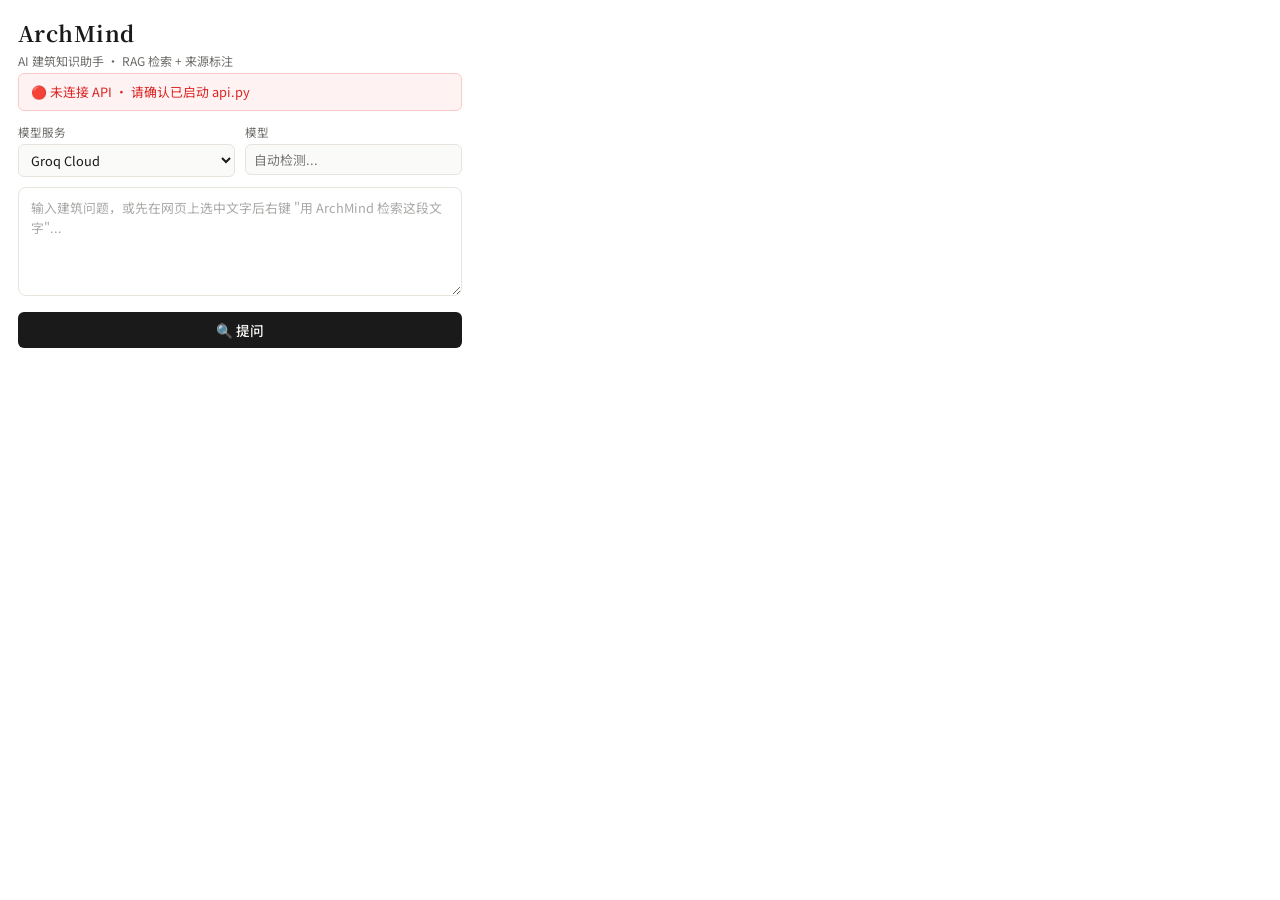
<file: extension/popup.html>
<!DOCTYPE html>
<html lang="zh-CN">
<head>
  <meta charset="UTF-8">
  <meta name="viewport" content="width=device-width, initial-scale=1.0">
  <title>ArchMind · AI 建筑知识助手</title>
  <link rel="stylesheet" href="popup.css">
</head>
<body>
  <div class="container">
    <!-- Header -->
    <header class="header">
      <h1 class="title">ArchMind</h1>
      <p class="subtitle">AI 建筑知识助手 · RAG 检索 + 来源标注</p>
      <div id="status" class="status"></div>
    </header>

    <!-- Settings row -->
    <div class="settings-row">
      <div class="setting">
        <label for="provider">模型服务</label>
        <select id="provider">
          <option value="Groq Cloud">Groq Cloud</option>
          <option value="Ollama 本地">Ollama 本地</option>
        </select>
      </div>
      <div class="setting">
        <label for="model">模型</label>
        <input type="text" id="model" placeholder="自动检测..." />
      </div>
    </div>

    <!-- Question input -->
    <div class="question-area">
      <textarea
        id="question"
        placeholder="输入建筑问题，或先在网页上选中文字后右键 &quot;用 ArchMind 检索这段文字&quot;..."
        rows="4"
      ></textarea>
    </div>

    <!-- Ask button -->
    <button id="ask-btn" class="btn-primary">
      <span id="btn-text">🔍 提问</span>
      <span id="btn-spinner" class="spinner hidden"></span>
    </button>

    <!-- Error message -->
    <div id="error" class="error hidden"></div>

    <!-- Answer -->
    <div id="answer-section" class="answer-section hidden">
      <div class="section-label">📝 回答</div>
      <div id="answer" class="answer-block"></div>
    </div>

    <!-- Sources -->
    <div id="sources-section" class="sources-section hidden">
      <div class="section-label">📎 检索来源</div>
      <div id="sources" class="sources-list"></div>
    </div>
  </div>

  <script src="popup.js"></script>
</body>
</html>
</file>
<file: extension/popup.css>
/* ArchMind Chrome Extension — Popup Styles
   Matches the Streamlit app aesthetic: Noto Sans SC, clean, neutral. */

@import url('https://fonts.googleapis.com/css2?family=Noto+Sans+SC:wght@400;500;600&family=Noto+Serif+SC:wght@700&display=swap');

/* ── Reset & base ───────────────────────── */
*, *::before, *::after {
  box-sizing: border-box;
  margin: 0;
  padding: 0;
}

body {
  width: 480px;
  min-height: 360px;
  font-family: 'Noto Sans SC', 'PingFang SC', system-ui, sans-serif;
  font-size: 13px;
  line-height: 1.6;
  color: #1A1A1A;
  background: #FFFFFF;
}

.container {
  padding: 16px 18px;
}

/* ── Header ─────────────────────────────── */
.header {
  margin-bottom: 12px;
}

.title {
  font-family: 'Noto Serif SC', 'Songti SC', serif;
  font-size: 1.35rem;
  font-weight: 700;
  color: #1A1A1A;
  letter-spacing: 0.02em;
  margin-bottom: 2px;
}

.subtitle {
  font-size: 0.75rem;
  color: #6B6B68;
  line-height: 1.4;
}

/* ── Status ─────────────────────────────── */
.status {
  font-size: 0.72rem;
  margin-top: 4px;
  padding: 2px 0;
}

.status.ok {
  color: #16A34A;
}

.status.error {
  color: #DC2626;
}

/* ── Settings ───────────────────────────── */
.settings-row {
  display: flex;
  gap: 10px;
  margin-bottom: 10px;
}

.setting {
  flex: 1;
}

.setting label {
  display: block;
  font-size: 0.72rem;
  color: #6B6B68;
  margin-bottom: 3px;
}

.setting select,
.setting input {
  width: 100%;
  padding: 5px 8px;
  font-size: 0.8rem;
  font-family: inherit;
  border: 1px solid #E8E4DD;
  border-radius: 6px;
  background: #FAFAF8;
  color: #1A1A1A;
  outline: none;
  transition: border-color 0.15s;
}

.setting select:focus,
.setting input:focus {
  border-color: #2563EB;
  box-shadow: 0 0 0 2px rgba(37, 99, 235, 0.12);
}

/* ── Question ───────────────────────────── */
.question-area {
  margin-bottom: 10px;
}

#question {
  width: 100%;
  padding: 10px 12px;
  font-size: 0.85rem;
  font-family: inherit;
  line-height: 1.6;
  border: 1px solid #E8E4DD;
  border-radius: 8px;
  resize: vertical;
  outline: none;
  transition: border-color 0.15s;
  color: #1A1A1A;
  background: #FFFFFF;
}

#question:focus {
  border-color: #2563EB;
  box-shadow: 0 0 0 2px rgba(37, 99, 235, 0.12);
}

#question::placeholder {
  color: #A8A8A6;
  font-size: 0.8rem;
}

/* ── Button ─────────────────────────────── */
.btn-primary {
  display: flex;
  align-items: center;
  justify-content: center;
  gap: 6px;
  width: 100%;
  padding: 8px 16px;
  font-size: 0.85rem;
  font-family: inherit;
  font-weight: 500;
  color: #FAFAF8;
  background: #1A1A1A;
  border: none;
  border-radius: 6px;
  cursor: pointer;
  transition: background 0.15s, opacity 0.15s;
  margin-bottom: 10px;
}

.btn-primary:hover {
  background: #2D2D2D;
}

.btn-primary:disabled {
  opacity: 0.6;
  cursor: not-allowed;
}

.spinner {
  width: 16px;
  height: 16px;
  border: 2px solid rgba(255, 255, 255, 0.3);
  border-top-color: #FFFFFF;
  border-radius: 50%;
  animation: spin 0.6s linear infinite;
}

@keyframes spin {
  to { transform: rotate(360deg); }
}

.hidden {
  display: none !important;
}

/* ── Error ──────────────────────────────── */
.error {
  font-size: 0.8rem;
  color: #DC2626;
  background: #FEF2F2;
  border: 1px solid #FECACA;
  border-radius: 6px;
  padding: 8px 12px;
  margin-bottom: 10px;
  line-height: 1.5;
}

/* ── Answer ─────────────────────────────── */
.answer-section {
  margin-bottom: 12px;
}

.section-label {
  font-size: 0.78rem;
  color: #6B6B68;
  margin-bottom: 6px;
}

.answer-block {
  background: #FAFAF8;
  border-left: 3px solid #2563EB;
  padding: 10px 14px;
  border-radius: 0 6px 6px 0;
  font-size: 0.85rem;
  line-height: 1.8;
  color: #1A1A1A;
}

.answer-block p {
  margin-bottom: 0.5em;
}

.answer-block p:last-child {
  margin-bottom: 0;
}

.citation {
  display: inline-block;
  font-size: 0.75rem;
  font-weight: 500;
  color: #2563EB;
  background: rgba(37, 99, 235, 0.08);
  border-radius: 4px;
  padding: 1px 5px;
  margin: 0 1px;
}

/* ── Sources ────────────────────────────── */
.sources-list {
  display: flex;
  flex-direction: column;
  gap: 4px;
}

.source-item {
  border: 1px solid #E8E4DD;
  border-radius: 6px;
}

.source-item summary {
  font-size: 0.8rem;
  font-weight: 500;
  color: #1A1A1A;
  padding: 6px 10px;
  cursor: pointer;
  user-select: none;
}

.source-item summary:hover {
  background: #FAFAF8;
}

.source-content {
  font-size: 0.78rem;
  line-height: 1.7;
  color: #4A4A48;
  padding: 6px 10px 10px 10px;
  border-top: 1px solid #E8E4DD;
  white-space: pre-wrap;
}

/* ── Scrollbar ──────────────────────────── */
body::-webkit-scrollbar {
  width: 5px;
}

body::-webkit-scrollbar-track {
  background: transparent;
}

body::-webkit-scrollbar-thumb {
  background: #D4D4D0;
  border-radius: 3px;
}
</file>
